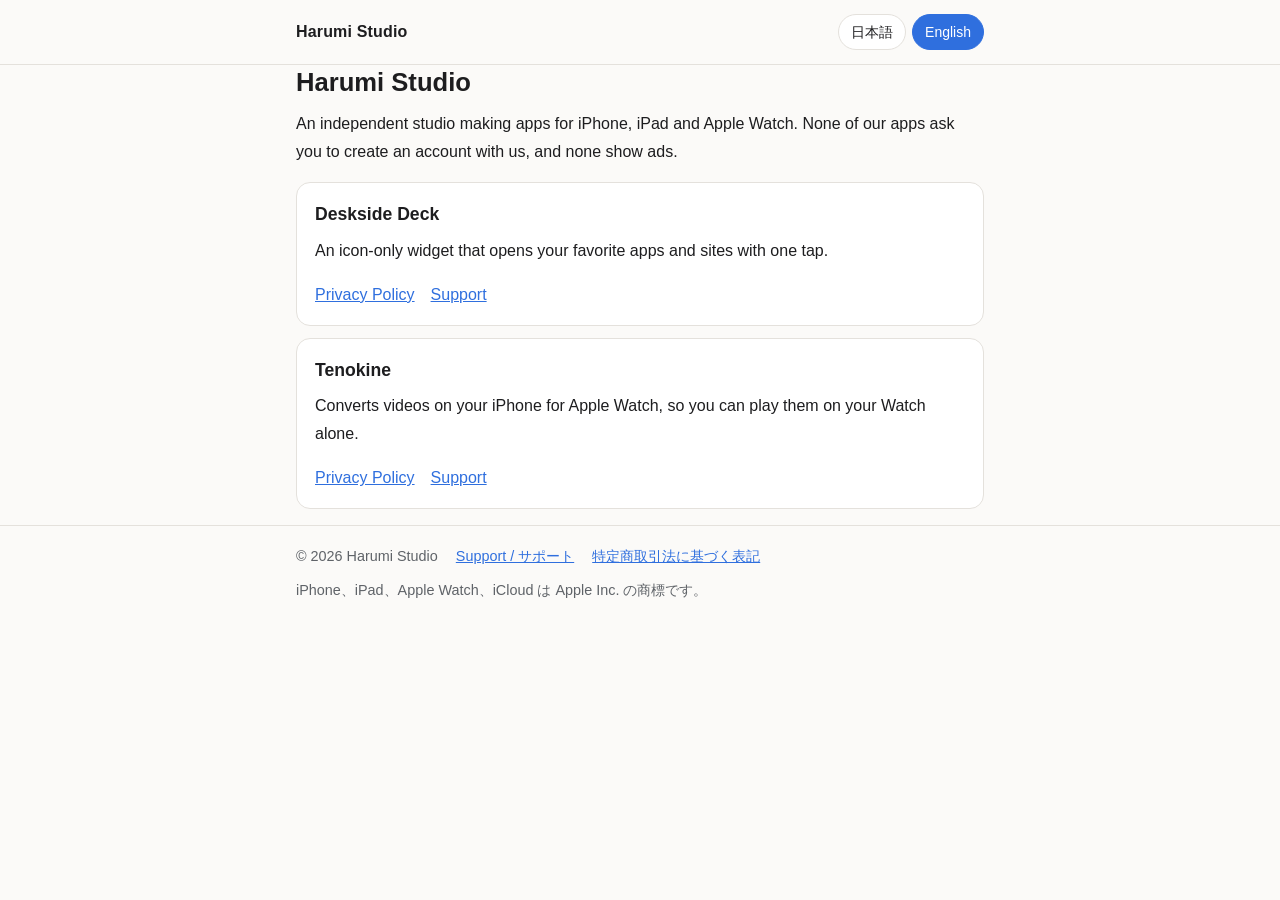
<file: index.html>
<!doctype html>
<html lang="ja" data-title-ja="Harumi Studio" data-title-en="Harumi Studio">
<head>
<meta charset="utf-8">
<meta name="viewport" content="width=device-width, initial-scale=1">
<title>Harumi Studio</title>
<meta name="description" content="Harumi Studio のアプリ一覧・サポート・プライバシーポリシー / Apps, support and privacy policies by Harumi Studio.">
<link rel="stylesheet" href="/assets/site.css">
<script src="/assets/lang.js"></script>
</head>
<body>
<header class="site"><div class="wrap">
  <a class="brand" href="/">Harumi Studio</a>
  <div class="langs" role="group" aria-label="Language / 言語">
    <button type="button" data-set="ja" lang="ja">日本語</button>
    <button type="button" data-set="en" lang="en">English</button>
  </div>
</div></header>

<main class="wrap">
  <section class="bi" lang="ja" id="ja">
    <h1>Harumi Studio</h1>
    <p>iPhone・iPad・Apple Watch のアプリを作っている個人スタジオです。どのアプリも、当スタジオへのアカウント登録や広告はありません。</p>

    <ul class="apps">
      <li class="card">
        <h2><span class="name">ランチャーデック</span></h2>
        <p>アイコンだけのウィジェットで、よく使うアプリやサイトをワンタップで開けます。</p>
        <p class="links"><a href="/deskside-deck/privacy/?lang=ja">プライバシーポリシー</a><a href="/support/?lang=ja">サポート</a></p>
      </li>
      <li class="card">
        <h2><span class="name">Tenokine（テノキネ）</span></h2>
        <p>iPhone の動画を Apple Watch 用に変換して届け、Watch だけで再生できます。</p>
        <p class="links"><a href="/tenokine/privacy/?lang=ja">プライバシーポリシー</a><a href="/support/?lang=ja">サポート</a></p>
      </li>
    </ul>
  </section>

  <section class="bi" lang="en" id="en">
    <h1>Harumi Studio</h1>
    <p>An independent studio making apps for iPhone, iPad and Apple Watch. None of our apps ask you to create an account with us, and none show ads.</p>

    <ul class="apps">
      <li class="card">
        <h2><span class="name">Deskside Deck</span></h2>
        <p>An icon-only widget that opens your favorite apps and sites with one tap.</p>
        <p class="links"><a href="/deskside-deck/privacy/?lang=en">Privacy Policy</a><a href="/support/?lang=en">Support</a></p>
      </li>
      <li class="card">
        <h2><span class="name">Tenokine</span></h2>
        <p>Converts videos on your iPhone for Apple Watch, so you can play them on your Watch alone.</p>
        <p class="links"><a href="/tenokine/privacy/?lang=en">Privacy Policy</a><a href="/support/?lang=en">Support</a></p>
      </li>
    </ul>
  </section>
</main>

<footer class="site"><div class="wrap">
  <span>© 2026 Harumi Studio</span>
  <a href="/support/">Support / サポート</a>
  <a href="/legal/">特定商取引法に基づく表記</a>
  <span>iPhone、iPad、Apple Watch、iCloud は Apple Inc. の商標です。</span>
</div></footer>
</body>
</html>
</file>
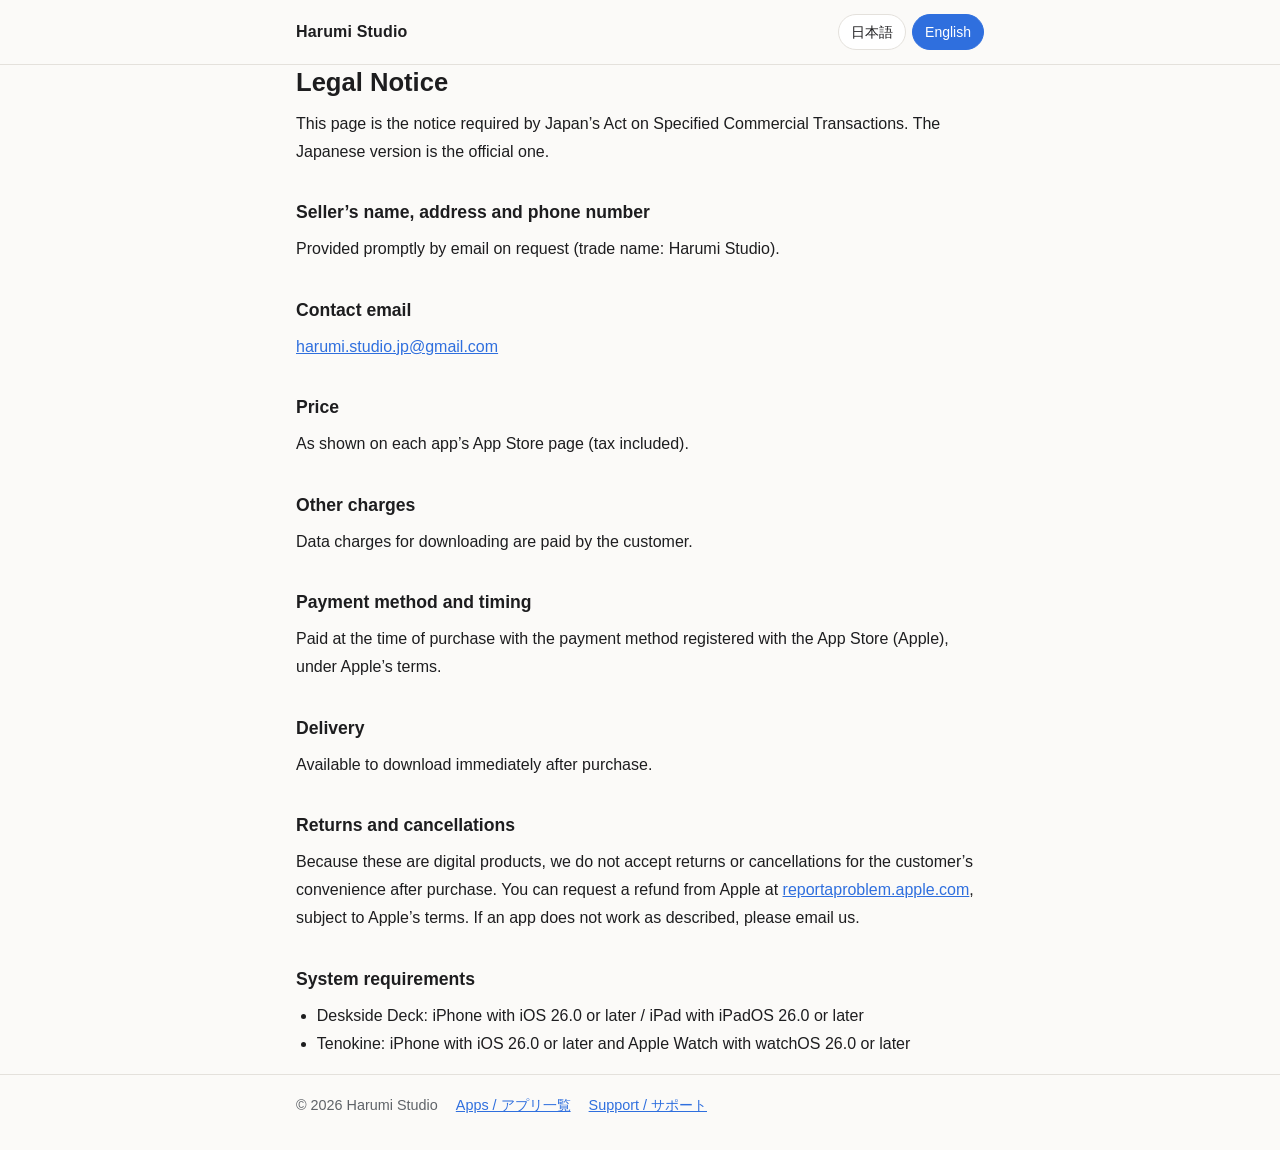
<file: legal/index.html>
<!doctype html>
<html lang="ja" data-title-ja="特定商取引法に基づく表記｜Harumi Studio" data-title-en="Legal Notice | Harumi Studio">
<head>
<meta charset="utf-8">
<meta name="viewport" content="width=device-width, initial-scale=1">
<title>特定商取引法に基づく表記｜Harumi Studio</title>
<meta name="description" content="Harumi Studio の特定商取引法に基づく表記 / Legal notice under the Japanese Act on Specified Commercial Transactions.">
<link rel="stylesheet" href="/assets/site.css">
<script src="/assets/lang.js"></script>
</head>
<body>
<header class="site"><div class="wrap">
  <a class="brand" href="/">Harumi Studio</a>
  <div class="langs" role="group" aria-label="Language / 言語">
    <button type="button" data-set="ja" lang="ja">日本語</button>
    <button type="button" data-set="en" lang="en">English</button>
  </div>
</div></header>

<main class="wrap">
  <article class="bi" lang="ja" id="ja">
    <h1>特定商取引法に基づく表記</h1>

    <h2>販売事業者の氏名・所在地・電話番号</h2>
    <p>ご請求があれば、電子メールで遅滞なくお知らせします（屋号：Harumi Studio）。</p>

    <h2>連絡先メール</h2>
    <p><a href="mailto:harumi.studio.jp@gmail.com">harumi.studio.jp@gmail.com</a></p>

    <h2>販売価格</h2>
    <p>各アプリの App Store の商品ページに表示する価格（税込）</p>

    <h2>商品代金以外の必要料金</h2>
    <p>ダウンロード等にかかる通信料はお客さまのご負担です。</p>

    <h2>支払方法・支払時期</h2>
    <p>App Store（Apple）に登録したお支払い方法で、購入手続きの時にお支払いいただきます（Apple の定めによります）。</p>

    <h2>引渡時期</h2>
    <p>購入手続きの完了後、すぐにダウンロードできます。</p>

    <h2>返品・キャンセル</h2>
    <p>デジタルコンテンツの性質上、購入後のお客さまのご都合による返品・キャンセルはお受けしていません。返金のご希望は、Apple の「問題を報告する」（<a href="https://reportaproblem.apple.com">reportaproblem.apple.com</a>）から Apple の定める条件で申請できます。アプリが説明どおりに動かない場合は、上記メールへご連絡ください。</p>

    <h2>動作環境</h2>
    <ul>
      <li>ランチャーデック：iOS 26.0 以降の iPhone／iPadOS 26.0 以降の iPad</li>
      <li>Tenokine：iOS 26.0 以降の iPhone と watchOS 26.0 以降の Apple Watch</li>
    </ul>
  </article>

  <article class="bi" lang="en" id="en">
    <h1>Legal Notice</h1>
    <p>This page is the notice required by Japan’s Act on Specified Commercial Transactions. The Japanese version is the official one.</p>

    <h2>Seller’s name, address and phone number</h2>
    <p>Provided promptly by email on request (trade name: Harumi Studio).</p>

    <h2>Contact email</h2>
    <p><a href="mailto:harumi.studio.jp@gmail.com">harumi.studio.jp@gmail.com</a></p>

    <h2>Price</h2>
    <p>As shown on each app’s App Store page (tax included).</p>

    <h2>Other charges</h2>
    <p>Data charges for downloading are paid by the customer.</p>

    <h2>Payment method and timing</h2>
    <p>Paid at the time of purchase with the payment method registered with the App Store (Apple), under Apple’s terms.</p>

    <h2>Delivery</h2>
    <p>Available to download immediately after purchase.</p>

    <h2>Returns and cancellations</h2>
    <p>Because these are digital products, we do not accept returns or cancellations for the customer’s convenience after purchase. You can request a refund from Apple at <a href="https://reportaproblem.apple.com">reportaproblem.apple.com</a>, subject to Apple’s terms. If an app does not work as described, please email us.</p>

    <h2>System requirements</h2>
    <ul>
      <li>Deskside Deck: iPhone with iOS 26.0 or later / iPad with iPadOS 26.0 or later</li>
      <li>Tenokine: iPhone with iOS 26.0 or later and Apple Watch with watchOS 26.0 or later</li>
    </ul>
  </article>
</main>

<footer class="site"><div class="wrap">
  <span>© 2026 Harumi Studio</span>
  <a href="/">Apps / アプリ一覧</a>
  <a href="/support/">Support / サポート</a>
</div></footer>
</body>
</html>
</file>
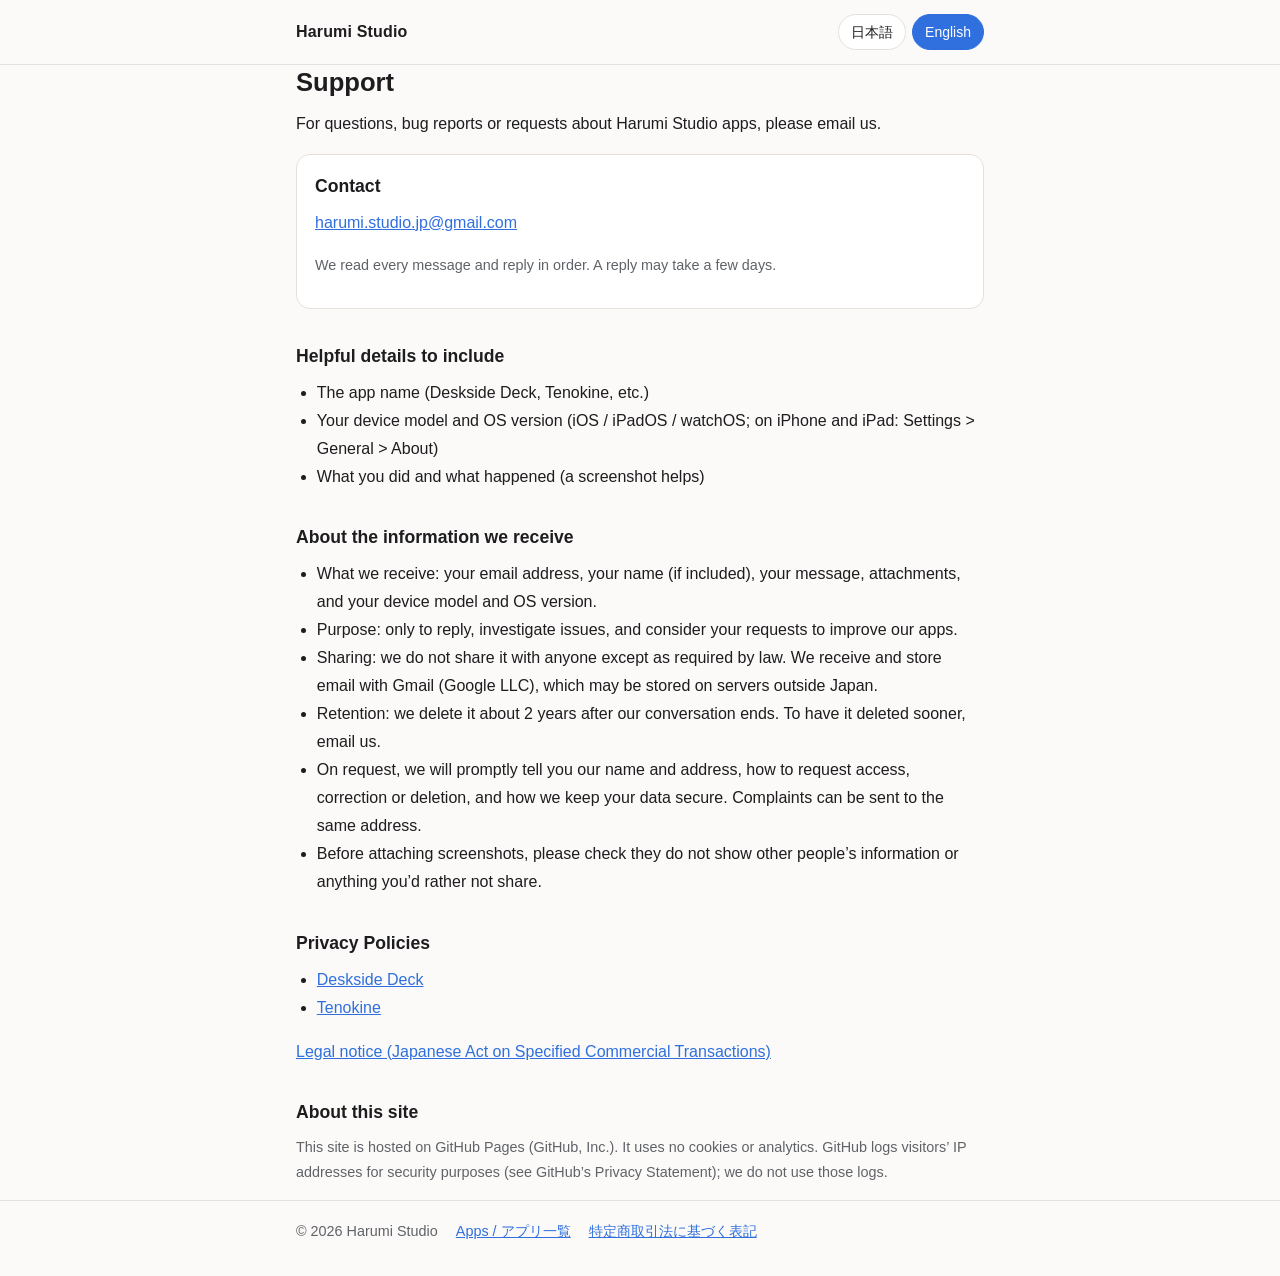
<file: support/index.html>
<!doctype html>
<html lang="ja" data-title-ja="サポート｜Harumi Studio" data-title-en="Support | Harumi Studio">
<head>
<meta charset="utf-8">
<meta name="viewport" content="width=device-width, initial-scale=1">
<title>サポート｜Harumi Studio</title>
<meta name="description" content="Harumi Studio のアプリについてのお問い合わせ / Contact Harumi Studio about our apps.">
<link rel="stylesheet" href="/assets/site.css">
<script src="/assets/lang.js"></script>
</head>
<body>
<header class="site"><div class="wrap">
  <a class="brand" href="/">Harumi Studio</a>
  <div class="langs" role="group" aria-label="Language / 言語">
    <button type="button" data-set="ja" lang="ja">日本語</button>
    <button type="button" data-set="en" lang="en">English</button>
  </div>
</div></header>

<main class="wrap">
  <section class="bi" lang="ja" id="ja">
    <h1>サポート</h1>
    <p>Harumi Studio のアプリについてのご質問・不具合のご報告・ご要望は、メールでお送りください。</p>

    <div class="card">
      <h2>お問い合わせ先</h2>
      <p><a href="mailto:harumi.studio.jp@gmail.com">harumi.studio.jp@gmail.com</a></p>
      <p class="meta">いただいたメールは順にお読みし、お返事します。お返事まで数日いただくことがあります。</p>
    </div>

    <h2>メールに書いていただけると助かること</h2>
    <ul>
      <li>アプリの名前（ランチャーデック／Tenokine など）</li>
      <li>お使いの機種と OS（iOS／iPadOS／watchOS）のバージョン（iPhone・iPad は「設定」→「一般」→「情報」で確認できます）</li>
      <li>何をしたときに、どうなったか（画面の写真があるとわかりやすいです）</li>
    </ul>
    <h2>お問い合わせで受け取る情報について</h2>
    <ul>
      <li>受け取るもの：メールアドレス、お名前（書かれている場合）、お問い合わせの内容、添付の画像、端末の機種と OS のバージョン</li>
      <li>使う目的：お返事、不具合の調査、ご要望の検討（アプリの改善）のためだけに使います。</li>
      <li>ほかへの提供：法令に基づく場合を除き、ほかの人や会社には渡しません。メールは Google LLC の Gmail で受け取り・保管しています（国外のサーバーに置かれることがあります）。</li>
      <li>保存期間：やり取りが終わってから 2 年を目安に削除します。早めの削除をご希望の場合は、このアドレスにご連絡ください。</li>
      <li>当方の氏名・住所、開示・訂正・削除などのご請求の手続き、安全のための取り組みは、ご請求があれば遅滞なくお知らせします。苦情・ご相談も同じアドレスで受け付けます。</li>
      <li>画面の写真を添付するときは、ほかの方の情報や見られたくない内容が写っていないかご確認ください。</li>
    </ul>

    <h2>プライバシーポリシー</h2>
    <ul>
      <li><a href="/deskside-deck/privacy/?lang=ja">ランチャーデック</a></li>
      <li><a href="/tenokine/privacy/?lang=ja">Tenokine</a></li>
    </ul>
    <p><a href="/legal/">特定商取引法に基づく表記</a></p>

    <h2>このサイトについて</h2>
    <p class="meta">このサイトは GitHub Pages（GitHub, Inc.）で公開しています。Cookie やアクセス解析は使っていません。GitHub はセキュリティのため訪問者の IP アドレスを記録します（GitHub のプライバシーステートメント）。当方はその記録を利用しません。</p>
  </section>

  <section class="bi" lang="en" id="en">
    <h1>Support</h1>
    <p>For questions, bug reports or requests about Harumi Studio apps, please email us.</p>

    <div class="card">
      <h2>Contact</h2>
      <p><a href="mailto:harumi.studio.jp@gmail.com">harumi.studio.jp@gmail.com</a></p>
      <p class="meta">We read every message and reply in order. A reply may take a few days.</p>
    </div>

    <h2>Helpful details to include</h2>
    <ul>
      <li>The app name (Deskside Deck, Tenokine, etc.)</li>
      <li>Your device model and OS version (iOS / iPadOS / watchOS; on iPhone and iPad: Settings &gt; General &gt; About)</li>
      <li>What you did and what happened (a screenshot helps)</li>
    </ul>
    <h2>About the information we receive</h2>
    <ul>
      <li>What we receive: your email address, your name (if included), your message, attachments, and your device model and OS version.</li>
      <li>Purpose: only to reply, investigate issues, and consider your requests to improve our apps.</li>
      <li>Sharing: we do not share it with anyone except as required by law. We receive and store email with Gmail (Google LLC), which may be stored on servers outside Japan.</li>
      <li>Retention: we delete it about 2 years after our conversation ends. To have it deleted sooner, email us.</li>
      <li>On request, we will promptly tell you our name and address, how to request access, correction or deletion, and how we keep your data secure. Complaints can be sent to the same address.</li>
      <li>Before attaching screenshots, please check they do not show other people’s information or anything you’d rather not share.</li>
    </ul>

    <h2>Privacy Policies</h2>
    <ul>
      <li><a href="/deskside-deck/privacy/?lang=en">Deskside Deck</a></li>
      <li><a href="/tenokine/privacy/?lang=en">Tenokine</a></li>
    </ul>
    <p><a href="/legal/">Legal notice (Japanese Act on Specified Commercial Transactions)</a></p>

    <h2>About this site</h2>
    <p class="meta">This site is hosted on GitHub Pages (GitHub, Inc.). It uses no cookies or analytics. GitHub logs visitors’ IP addresses for security purposes (see GitHub’s Privacy Statement); we do not use those logs.</p>
  </section>
</main>

<footer class="site"><div class="wrap">
  <span>© 2026 Harumi Studio</span>
  <a href="/">Apps / アプリ一覧</a>
  <a href="/legal/">特定商取引法に基づく表記</a>
</div></footer>
</body>
</html>
</file>
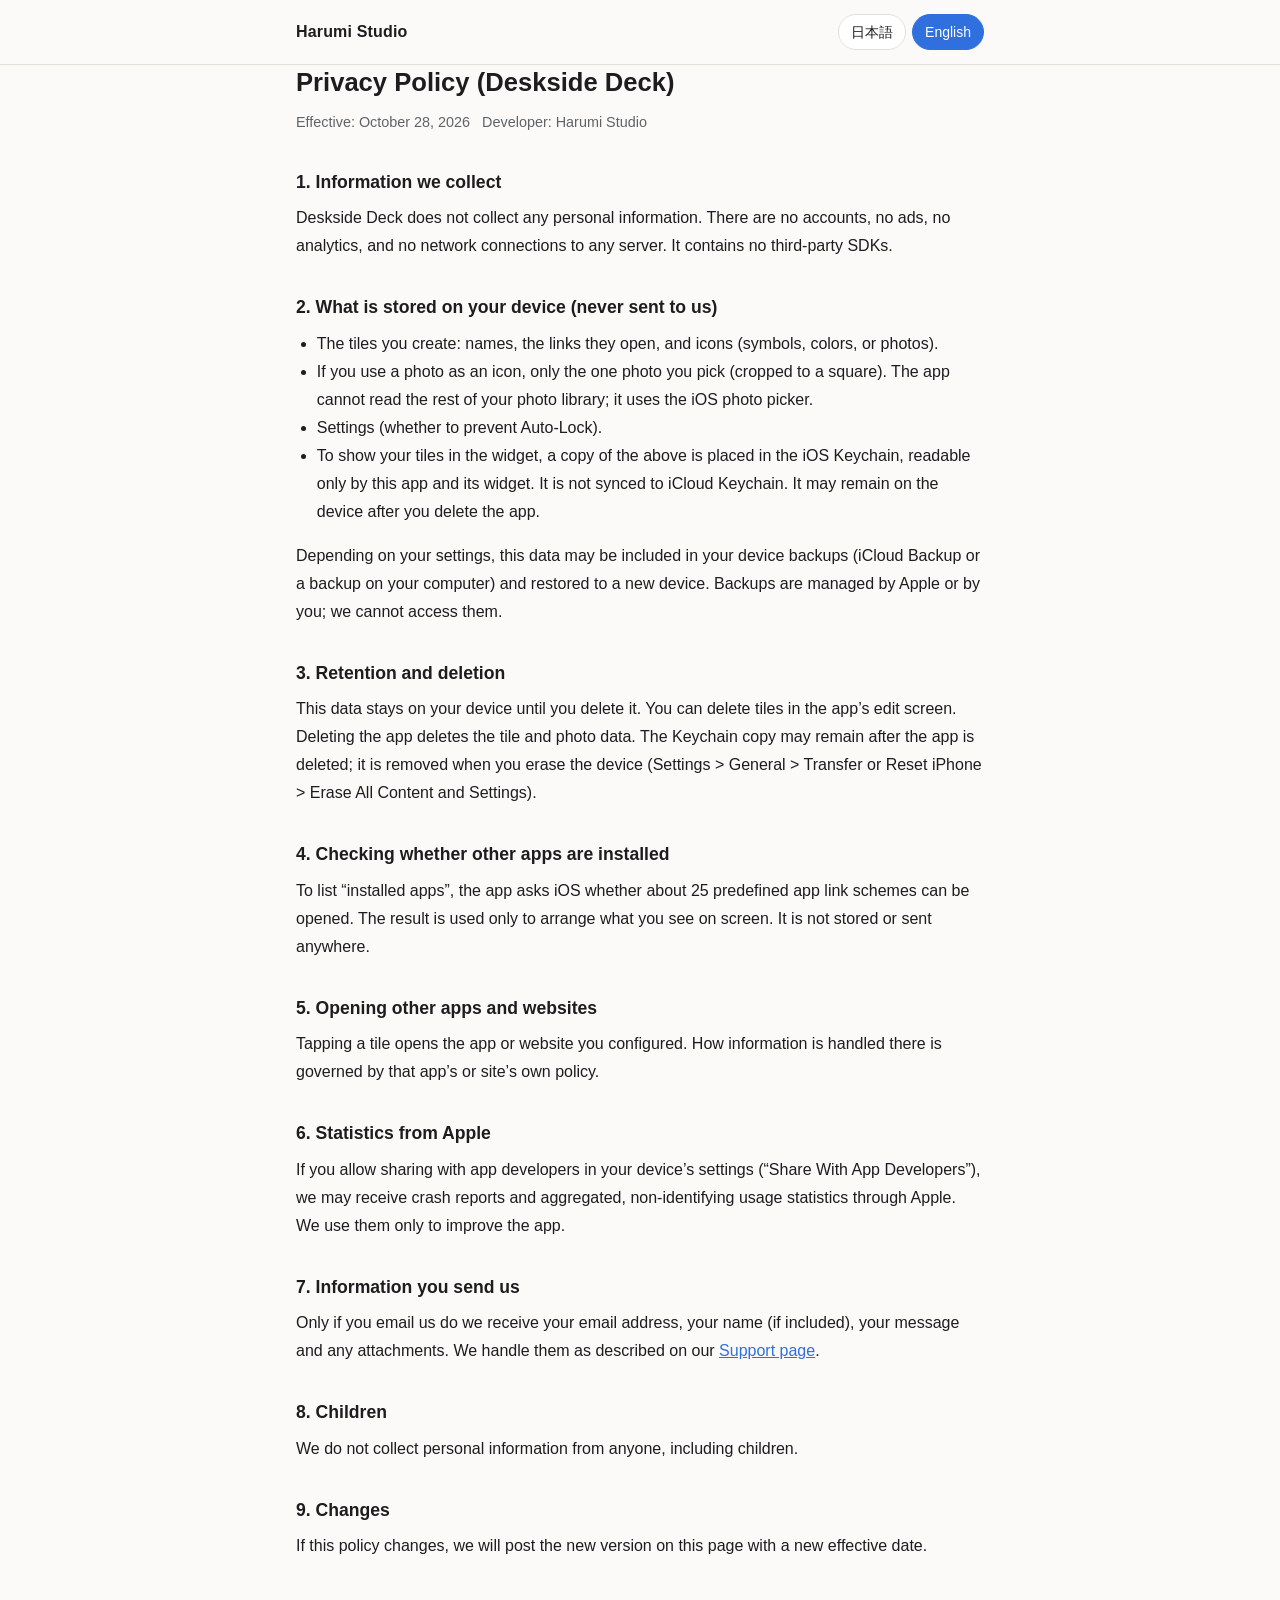
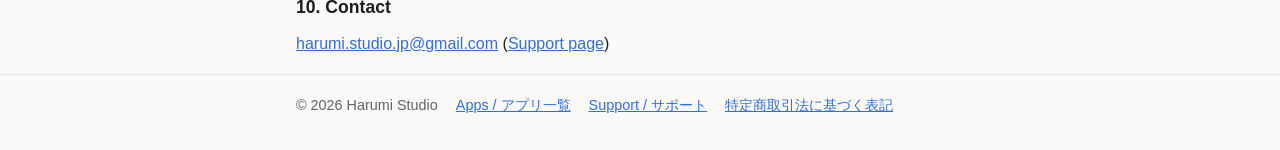
<file: deskside-deck/privacy/index.html>
<!doctype html>
<html lang="ja" data-title-ja="プライバシーポリシー（ランチャーデック）｜Harumi Studio" data-title-en="Privacy Policy (Deskside Deck) | Harumi Studio">
<head>
<meta charset="utf-8">
<meta name="viewport" content="width=device-width, initial-scale=1">
<title>プライバシーポリシー（ランチャーデック）｜Harumi Studio</title>
<meta name="description" content="ランチャーデック（Deskside Deck）のプライバシーポリシー / Privacy Policy for Deskside Deck.">
<link rel="stylesheet" href="/assets/site.css">
<script src="/assets/lang.js"></script>
</head>
<body>
<header class="site"><div class="wrap">
  <a class="brand" href="/">Harumi Studio</a>
  <div class="langs" role="group" aria-label="Language / 言語">
    <button type="button" data-set="ja" lang="ja">日本語</button>
    <button type="button" data-set="en" lang="en">English</button>
  </div>
</div></header>

<main class="wrap">
  <!-- 「約 25」は Info.plist の LSApplicationQueriesSchemes の件数と一致させる。件数を変えたらここも直す -->
  <article class="bi" lang="ja" id="ja">
    <h1>プライバシーポリシー（ランチャーデック）</h1>
    <p class="meta">施行日：2026年10月28日　開発者：Harumi Studio</p>

    <h2>1. 収集する情報</h2>
    <p>ランチャーデックは、お客さまの個人情報を収集しません。アカウントの作成、広告、アクセス解析、外部のサーバーへの通信はありません。第三者の SDK も使っていません。</p>

    <h2>2. 端末に保存される情報（当方には送られません）</h2>
    <ul>
      <li>並べたタイルの名前・開く先（URL）・アイコン（記号、色、写真）</li>
      <li>写真をアイコンにした場合は、お選びになった 1 枚（中央を正方形に切り抜いたもの）。写真アプリ全体は読み取りません（iOS の写真ピッカーを使います）。</li>
      <li>設定（自動ロックを止めるかどうか）</li>
      <li>ウィジェットに表示するため、上の内容の写しを iOS のキーチェーン（このアプリとウィジェットだけが読めます）に置きます。iCloud キーチェーンには同期しません。アプリを削除したあとも端末に残ることがあります。</li>
    </ul>
    <p>これらは、お客さまの設定により、端末のバックアップ（iCloud バックアップやパソコンへのバックアップ）に含まれ、新しい端末に復元されることがあります。バックアップは Apple またはお客さまが管理するもので、当方は見ることができません。</p>

    <h2>3. 保存期間と削除</h2>
    <p>これらは、お客さまが削除するまで端末に残ります。タイルはアプリの編集画面で削除できます。アプリを削除すると、タイルと写真のデータも削除されます。キーチェーンの写しはアプリを削除しても残ることがありますが、端末を消去する（「設定」→「一般」→「転送または iPhone をリセット」→「すべてのコンテンツと設定を消去」）と消えます。</p>

    <h2>4. 他のアプリの有無の確認</h2>
    <p>「入っているアプリ」を表示するため、あらかじめ決めた約 25 のアプリのリンク形式（URL スキーム）について、iOS の機能で端末にそのアプリがあるかを調べます。結果は画面の並びを変えるためだけに使い、保存せず、送信もしません。</p>

    <h2>5. 他のアプリや Web を開く</h2>
    <p>タイルをタップすると、設定された URL で他のアプリや Safari を開きます。開いた先での情報の扱いは、それぞれの提供者の方針に従います。</p>

    <h2>6. Apple から届く統計</h2>
    <p>お客さまが端末の設定で Apple とのデータ共有（「App デベロッパと共有」）を許可している場合、Apple を通じて、不具合の報告（クラッシュログ）や個人を特定しない形の利用統計が当方に届くことがあります。これらはアプリの品質改善のためだけに使います。</p>

    <h2>7. お問い合わせでいただく情報</h2>
    <p>メールでお問い合わせいただいた場合に限り、メールアドレス、お名前（書かれている場合）、お問い合わせの内容と添付の画像を受け取ります。扱いは<a href="/support/?lang=ja">サポートページ</a>に書いたとおりです。</p>

    <h2>8. お子さま</h2>
    <p>お子さまの情報を含め、個人情報を収集しません。</p>

    <h2>9. 変更</h2>
    <p>この方針を変える場合は、このページで新しい施行日とともにお知らせします。</p>

    <h2>10. お問い合わせ</h2>
    <p><a href="mailto:harumi.studio.jp@gmail.com">harumi.studio.jp@gmail.com</a>（<a href="/support/?lang=ja">サポートページ</a>）</p>
  </article>

  <article class="bi" lang="en" id="en">
    <h1>Privacy Policy (Deskside Deck)</h1>
    <p class="meta">Effective: October 28, 2026 &nbsp; Developer: Harumi Studio</p>

    <h2>1. Information we collect</h2>
    <p>Deskside Deck does not collect any personal information. There are no accounts, no ads, no analytics, and no network connections to any server. It contains no third-party SDKs.</p>

    <h2>2. What is stored on your device (never sent to us)</h2>
    <ul>
      <li>The tiles you create: names, the links they open, and icons (symbols, colors, or photos).</li>
      <li>If you use a photo as an icon, only the one photo you pick (cropped to a square). The app cannot read the rest of your photo library; it uses the iOS photo picker.</li>
      <li>Settings (whether to prevent Auto-Lock).</li>
      <li>To show your tiles in the widget, a copy of the above is placed in the iOS Keychain, readable only by this app and its widget. It is not synced to iCloud Keychain. It may remain on the device after you delete the app.</li>
    </ul>
    <p>Depending on your settings, this data may be included in your device backups (iCloud Backup or a backup on your computer) and restored to a new device. Backups are managed by Apple or by you; we cannot access them.</p>

    <h2>3. Retention and deletion</h2>
    <p>This data stays on your device until you delete it. You can delete tiles in the app’s edit screen. Deleting the app deletes the tile and photo data. The Keychain copy may remain after the app is deleted; it is removed when you erase the device (Settings &gt; General &gt; Transfer or Reset iPhone &gt; Erase All Content and Settings).</p>

    <h2>4. Checking whether other apps are installed</h2>
    <p>To list “installed apps”, the app asks iOS whether about 25 predefined app link schemes can be opened. The result is used only to arrange what you see on screen. It is not stored or sent anywhere.</p>

    <h2>5. Opening other apps and websites</h2>
    <p>Tapping a tile opens the app or website you configured. How information is handled there is governed by that app’s or site’s own policy.</p>

    <h2>6. Statistics from Apple</h2>
    <p>If you allow sharing with app developers in your device’s settings (“Share With App Developers”), we may receive crash reports and aggregated, non-identifying usage statistics through Apple. We use them only to improve the app.</p>

    <h2>7. Information you send us</h2>
    <p>Only if you email us do we receive your email address, your name (if included), your message and any attachments. We handle them as described on our <a href="/support/?lang=en">Support page</a>.</p>

    <h2>8. Children</h2>
    <p>We do not collect personal information from anyone, including children.</p>

    <h2>9. Changes</h2>
    <p>If this policy changes, we will post the new version on this page with a new effective date.</p>

    <h2>10. Contact</h2>
    <p><a href="mailto:harumi.studio.jp@gmail.com">harumi.studio.jp@gmail.com</a> (<a href="/support/?lang=en">Support page</a>)</p>
  </article>
</main>

<footer class="site"><div class="wrap">
  <span>© 2026 Harumi Studio</span>
  <a href="/">Apps / アプリ一覧</a>
  <a href="/support/">Support / サポート</a>
  <a href="/legal/">特定商取引法に基づく表記</a>
</div></footer>
</body>
</html>
</file>
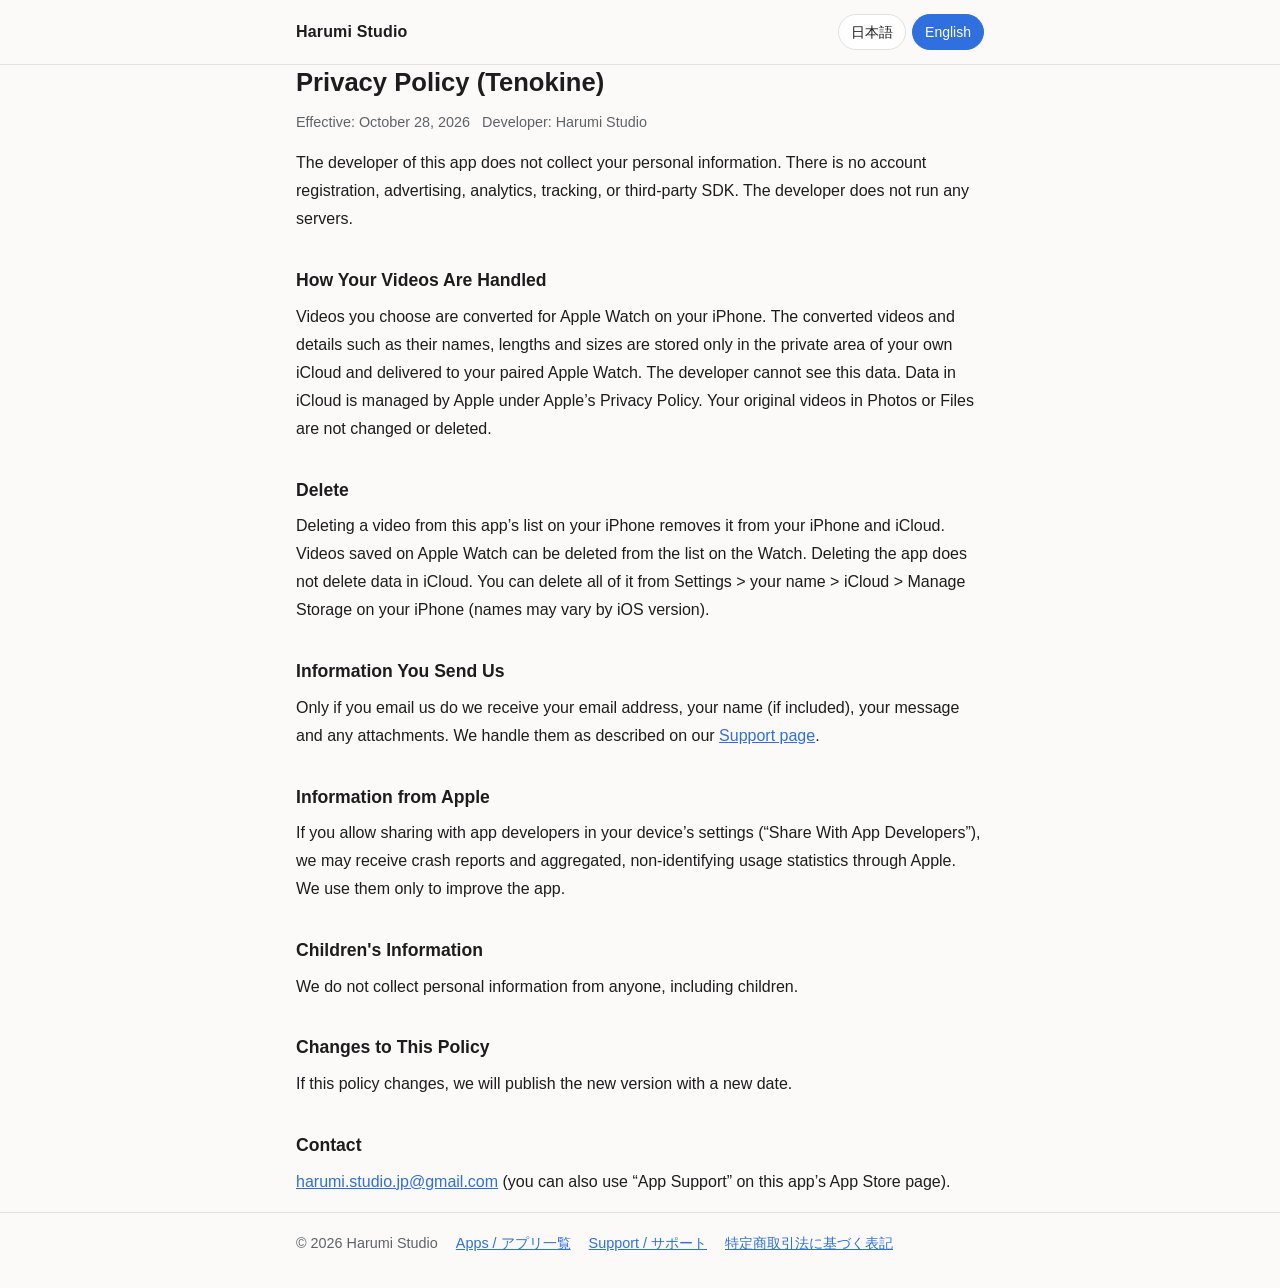
<file: tenokine/privacy/index.html>
<!doctype html>
<html lang="ja" data-title-ja="プライバシーポリシー（Tenokine）｜Harumi Studio" data-title-en="Privacy Policy (Tenokine) | Harumi Studio">
<head>
<meta charset="utf-8">
<meta name="viewport" content="width=device-width, initial-scale=1">
<title>プライバシーポリシー（Tenokine）｜Harumi Studio</title>
<meta name="description" content="Tenokine（テノキネ）のプライバシーポリシー / Privacy Policy for Tenokine.">
<link rel="stylesheet" href="/assets/site.css">
<script src="/assets/lang.js"></script>
</head>
<body>
<header class="site"><div class="wrap">
  <a class="brand" href="/">Harumi Studio</a>
  <div class="langs" role="group" aria-label="Language / 言語">
    <button type="button" data-set="ja" lang="ja">日本語</button>
    <button type="button" data-set="en" lang="en">English</button>
  </div>
</div></header>

<main class="wrap">
  <!-- 文面の正本は watchvideo の docs/release/PrivacyPolicy.md（b578ecc）。アプリ内の PrivacyPolicyView.swift・Localizable.xcstrings と同じ。改定時は 4 か所をそろえる -->
  <article class="bi" lang="ja" id="ja">
    <h1>プライバシーポリシー（Tenokine）</h1>
    <p class="meta">施行日：2026年10月28日　開発者：Harumi Studio</p>

    <p>このアプリの開発者は、あなたの個人情報を集めません。アカウント登録、広告、アクセス解析、トラッキング、外部の SDK はありません。開発者のサーバーもありません。</p>

    <h2>動画の扱い</h2>
    <p>選んだ動画は、iPhone の中で Apple Watch 向けに変換します。変換した動画と、その名前・長さ・サイズなどの情報は、あなた自身の iCloud のプライベート領域にだけ保存され、ペアリングした Apple Watch に届きます。開発者はこのデータを見ることができません。iCloud に保存されたデータは Apple が管理し、その扱いは Apple のプライバシーポリシーに従います。元の動画（写真アプリやファイル）を変更・削除することはありません。</p>

    <h2>削除</h2>
    <p>このアプリの一覧で動画を削除すると、iPhone と iCloud から消えます。Apple Watch に保存した動画は、Watch の一覧から削除できます。アプリを削除しても、iCloud のデータは残ります。iCloud のデータは、iPhone の「設定」→ あなたの名前 →「iCloud」→「ストレージを管理」からまとめて削除できます（画面の名前は iOS のバージョンにより異なることがあります）。</p>

    <h2>お問い合わせでいただく情報</h2>
    <p>メールでお問い合わせいただいた場合に限り、メールアドレス、お名前（書かれている場合）、お問い合わせの内容と添付の画像を受け取ります。扱いは<a href="/support/?lang=ja">サポートページ</a>に書いたとおりです。</p>

    <h2>Apple を通じて届く情報</h2>
    <p>お客さまが端末の設定で Apple とのデータ共有（「App デベロッパと共有」）を許可している場合、Apple を通じて、不具合の報告（クラッシュログ）や個人を特定しない形の利用統計が届くことがあります。これらはアプリの品質改善のためだけに使います。</p>

    <h2>お子さまの情報</h2>
    <p>お子さまの情報を含め、個人情報を集めません。</p>

    <h2>この方針の変更</h2>
    <p>この方針を変える場合は、新しい日付とともにお知らせします。</p>

    <h2>お問い合わせ</h2>
    <p><a href="mailto:harumi.studio.jp@gmail.com">harumi.studio.jp@gmail.com</a>（App Store のこのアプリのページにある「App サポート」からも連絡できます）</p>
  </article>

  <article class="bi" lang="en" id="en">
    <h1>Privacy Policy (Tenokine)</h1>
    <p class="meta">Effective: October 28, 2026 &nbsp; Developer: Harumi Studio</p>

    <p>The developer of this app does not collect your personal information. There is no account registration, advertising, analytics, tracking, or third-party SDK. The developer does not run any servers.</p>

    <h2>How Your Videos Are Handled</h2>
    <p>Videos you choose are converted for Apple Watch on your iPhone. The converted videos and details such as their names, lengths and sizes are stored only in the private area of your own iCloud and delivered to your paired Apple Watch. The developer cannot see this data. Data in iCloud is managed by Apple under Apple’s Privacy Policy. Your original videos in Photos or Files are not changed or deleted.</p>

    <h2>Delete</h2>
    <p>Deleting a video from this app’s list on your iPhone removes it from your iPhone and iCloud. Videos saved on Apple Watch can be deleted from the list on the Watch. Deleting the app does not delete data in iCloud. You can delete all of it from Settings &gt; your name &gt; iCloud &gt; Manage Storage on your iPhone (names may vary by iOS version).</p>

    <h2>Information You Send Us</h2>
    <p>Only if you email us do we receive your email address, your name (if included), your message and any attachments. We handle them as described on our <a href="/support/?lang=en">Support page</a>.</p>

    <h2>Information from Apple</h2>
    <p>If you allow sharing with app developers in your device’s settings (“Share With App Developers”), we may receive crash reports and aggregated, non-identifying usage statistics through Apple. We use them only to improve the app.</p>

    <h2>Children's Information</h2>
    <p>We do not collect personal information from anyone, including children.</p>

    <h2>Changes to This Policy</h2>
    <p>If this policy changes, we will publish the new version with a new date.</p>

    <h2>Contact</h2>
    <p><a href="mailto:harumi.studio.jp@gmail.com">harumi.studio.jp@gmail.com</a> (you can also use “App Support” on this app’s App Store page).</p>
  </article>
</main>

<footer class="site"><div class="wrap">
  <span>© 2026 Harumi Studio</span>
  <a href="/">Apps / アプリ一覧</a>
  <a href="/support/">Support / サポート</a>
  <a href="/legal/">特定商取引法に基づく表記</a>
</div></footer>
</body>
</html>
</file>
<file: assets/site.css>
/* Harumi Studio — shared styles for every page */
:root {
  --bg: #fbfaf8;
  --surface: #ffffff;
  --text: #1d1d1f;
  --muted: #5f6368;
  --line: #e4e1dc;
  --accent: #2f6fde;
  --accent-text: #ffffff;
  --radius: 14px;
  color-scheme: light dark;
}
@media (prefers-color-scheme: dark) {
  :root {
    --bg: #111214;
    --surface: #1b1c1f;
    --text: #f2f2f4;
    --muted: #a5a8ae;
    --line: #2d2f33;
    --accent: #6ea0ff;
    --accent-text: #0b1220;
  }
}

* { box-sizing: border-box; }
html { -webkit-text-size-adjust: 100%; }
body {
  margin: 0;
  background: var(--bg);
  color: var(--text);
  font: 16px/1.75 -apple-system, BlinkMacSystemFont, "Hiragino Sans", "Hiragino Kaku Gothic ProN", "Segoe UI", "Noto Sans JP", sans-serif;
}
a { color: var(--accent); }
a:focus-visible, button:focus-visible { outline: 3px solid var(--accent); outline-offset: 2px; }

.wrap { max-width: 720px; margin: 0 auto; padding: 0 16px; }

header.site {
  border-bottom: 1px solid var(--line);
  padding: 14px 0;
}
header.site .wrap { display: flex; align-items: center; justify-content: space-between; gap: 12px; }
header.site .brand { font-weight: 700; color: var(--text); text-decoration: none; letter-spacing: .01em; }

.langs { display: flex; gap: 6px; }
.langs button {
  font: inherit; font-size: 14px; line-height: 1;
  padding: 8px 12px; min-height: 36px;
  border: 1px solid var(--line); border-radius: 999px;
  background: var(--surface); color: var(--text); cursor: pointer;
}
.langs button[aria-pressed="true"] { background: var(--accent); border-color: var(--accent); color: var(--accent-text); }

main { padding: 28px 0 48px; }
h1 { font-size: 1.6rem; line-height: 1.35; margin: 0 0 .4em; }
h2 { font-size: 1.1rem; margin: 1.8em 0 .4em; }
p, ul, ol { margin: 0 0 1em; }
ul, ol { padding-left: 1.3em; }
.meta { color: var(--muted); font-size: .9rem; }

.card {
  background: var(--surface);
  border: 1px solid var(--line);
  border-radius: var(--radius);
  padding: 16px 18px;
  margin: 0 0 12px;
}
.card h2 { margin-top: 0; }
.apps { list-style: none; padding: 0; }
.apps .name { font-weight: 700; }
.links { display: flex; flex-wrap: wrap; gap: 8px 16px; margin: 6px 0 0; }

/* Both languages are in each page. Without JavaScript both stay visible;
   lang.js shows only one and the buttons switch it. */
html[data-lang="ja"] .bi:lang(en) { display: none; }
html[data-lang="en"] .bi:lang(ja) { display: none; }
.bi + .bi { margin-top: 40px; }
html[data-lang] .bi + .bi { margin-top: 0; }

footer.site { border-top: 1px solid var(--line); padding: 18px 0 32px; color: var(--muted); font-size: .9rem; }
footer.site .wrap { display: flex; flex-wrap: wrap; gap: 8px 18px; }
</file>
